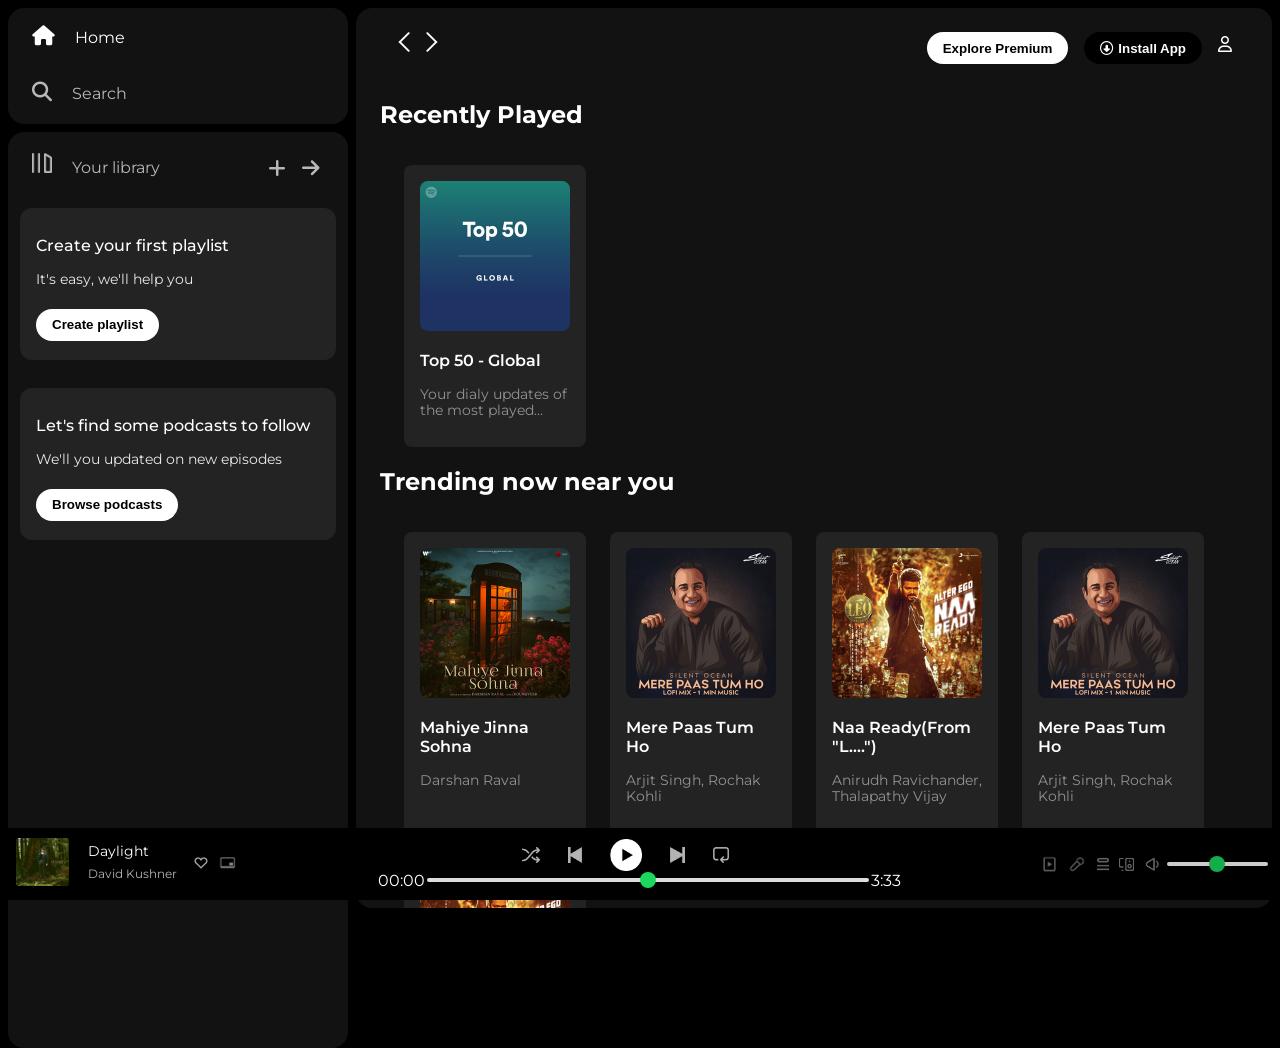
<file: index.html>
<!DOCTYPE html>
<html lang="en">
<head>
    <meta charset="UTF-8">
    <meta name="viewport" content="width=device-width, initial-scale=1.0">
    <link rel="stylesheet" href="https://cdnjs.cloudflare.com/ajax/libs/font-awesome/6.6.0/css/all.min.css" integrity="sha512-Kc323vGBEqzTmouAECnVceyQqyqdsSiqLQISBL29aUW4U/M7pSPA/gEUZQqv1cwx4OnYxTxve5UMg5GT6L4JJg==" crossorigin="anonymous" referrerpolicy="no-referrer" />
    <link rel="stylesheet" href="style.css">
    <link rel="icon" href="./assests/logo.png">
    <title>Spotify - Web Player : Music for everyone</title>
    <link rel="preconnect" href="https://fonts.googleapis.com">
    <link rel="preconnect" href="https://fonts.gstatic.com" crossorigin>
    <link href="https://fonts.googleapis.com/css2?family=Montserrat:ital,wght@0,300;1,300&display=swap" rel="stylesheet">
    <link rel="preconnect" href="https://fonts.googleapis.com">
    <link rel="preconnect" href="https://fonts.gstatic.com" crossorigin>
    <link href="https://fonts.googleapis.com/css2?family=Montserrat:ital@0;1&display=swap" rel="stylesheet">
    <link rel="preconnect" href="https://fonts.googleapis.com">
    <link rel="preconnect" href="https://fonts.gstatic.com" crossorigin>
    <link href="https://fonts.googleapis.com/css2?family=Montserrat:ital,wght@0,500;1,500&display=swap" rel="stylesheet">
    <link rel="preconnect" href="https://fonts.googleapis.com">
    <link rel="preconnect" href="https://fonts.gstatic.com" crossorigin>
    <link href="https://fonts.googleapis.com/css2?family=Montserrat:ital,wght@0,600;1,600&display=swap" rel="stylesheet">
</head>
<body>
    <div class="main">
        <div class="sidebar">
            <div class="nav">
                <div class="nav-option" style="opacity: 1;">
                    <i class="fa-solid fa-house"></i>
                    <a href="#">Home</a>
                </div>
                <div class="nav-option">
                    <i class="fa-solid fa-magnifying-glass"></i>
                    <a href="#">Search</a>
                </div>
            </div>
            <div class="library">
                <div class="options">
                    <div class="lib-option nav-option">
                        <img src="./assests/library_icon.png">
                        <a href="#">Your library</a>
                    </div>
                    <div class="icons">
                        <i class="fa-solid fa-plus"></i>
                        <i class="fa-solid fa-arrow-right"></i>
                    </div>
                </div>
                <div class="lib-box">
                    <div class="box">
                        <p class="box-p1">Create your first playlist</p>
                        <p class="box-p2">It's easy, we'll help you</p>
                        <button class="badge">Create playlist</button>
                    </div>
                    <div class="box">
                        <p class="box-p1">Let's find some podcasts to follow</p>
                        <p class="box-p2">We'll you updated on new episodes</p>
                        <button class="badge">Browse podcasts</button>
                    </div>  
                </div>
            </div>
        </div>
        <div class="main-content">
            <div class="sticky-nav">
                <div class="sticky-nav-icons">
                    <img src="./assests/backward_icon.png">
                    <img src="./assests/forward_icon.png" class="hide">
                </div>
                <div class="sticky-nav-options">
                    <button class="badge nav-item hide">Explore Premium</button>
                    <button class="badge nav-item dark-badge"><i class="fa-regular fa-circle-down" style="margin-right: 5px;"></i>Install App</button>
                    <i class="fa-regular fa-user nav-item"></i>
                </div>  
            </div>

            <h2>Recently Played</h2>
            <div class="cards-container">
                <div class="card">
                    <img src="./assests/card1img.jpeg" class="card-img">
                    <p class="card-title">Top 50 - Global</p>
                    <p class="card-info">Your dialy updates of the most played...</p>
                </div>
            </div>

            <h2>Trending now near you</h2>
            <div class="cards-container">
                <div class="card">
                    <img src="./assests/card2img.jpeg" class="card-img">
                    <p class="card-title">Mahiye Jinna Sohna</p>
                    <p class="card-info">Darshan Raval</p>
                </div>
                <div class="card">
                    <img src="./assests/card3img.jpeg" class="card-img">
                    <p class="card-title">Mere Paas Tum Ho</p>
                    <p class="card-info">Arjit Singh, Rochak Kohli</p>
                </div>
                <div class="card">
                    <img src="./assests/card4img.jpeg" class="card-img">
                    <p class="card-title">Naa Ready(From "L....")</p>
                    <p class="card-info">Anirudh Ravichander, Thalapathy Vijay</p>
                </div>
                <div class="card">
                    <img src="./assests/card3img.jpeg" class="card-img">
                    <p class="card-title">Mere Paas Tum Ho</p>
                    <p class="card-info">Arjit Singh, Rochak Kohli</p>
                </div>
                <div class="card">
                    <img src="./assests/card4img.jpeg" class="card-img">
                    <p class="card-title">Naa Ready(From "L....")</p>
                    <p class="card-info">Anirudh Ravichander, Thalapathy Vijay</p>
                </div>
                
            </div>

            <h2>Featured Charts</h2>
            <div class="cards-container">
                <div class="card">
                    <img src="./assests/card5img.jpeg" class="card-img">
                    <p class="card-title">Top Songs - Global</p>
                    <p class="card-info">Your weekly update of the most played...</p>
                </div>
                <div class="card">
                    <img src="./assests/card6img.jpeg" class="card-img">
                    <p class="card-title">Top Songs - India</p>
                    <p class="card-info">Your weekly update of the most played...</p>
                </div>
                <div class="card">
                    <img src="./assests/card1img.jpeg" class="card-img">
                    <p class="card-title">Top 50 - Global</p>
                    <p class="card-info">Your dialy updates of the most played...</p>
                </div>
            </div>
            <div class="footer">
                <div class="line"></div>
            </div>
        </div>
        <div class="music-player">
            <div class="album">
                <div class="album-picture">
                    <img src="./Homework Assests/album_picture.jpeg">
                </div>
                <div class="album-info">
                    <p class="p1">Daylight</p>
                    <p class="p2">David Kushner</p>
                </div>
                <div class="album-controls">
                    <img src="./Homework Assests/album_icon1.png" class="i1">
                    <img src="./Homework Assests/album_icon2.png" class="i2">
                </div>
            </div>
            <div class="player">
                <div class="player-controls">
                    <img src="./assests/player_icon1.png" class="player-control-icon">
                    <img src="./assests/player_icon2.png" class="player-control-icon">
                    <img src="./assests/player_icon3.png" class="player-control-icon" style="opacity: 1; height: 2rem;">
                    <img src="./assests/player_icon4.png" class="player-control-icon">
                    <img src="./assests/player_icon5.png" class="player-control-icon">
                </div>
                <div class="playback-bar">
                    <span class="curr-time">00:00</span>
                    <input type="range" min="0" max="100" class="progress-bar" step="1">
                    <span class="tot-time">3:33</span>

                </div>
            </div>
            <div class="controls">
                <img src="./Homework Assests/controls_icon1.png" class="control-icon x">
                <img src="./Homework Assests/controld_icon2.png" class="control-icon x">
                <img src="./Homework Assests/controls_icon3.png" class="control-icon3 x">
                <img src="./Homework Assests/controls_icon4.png" class="control-icon4 x">
                <img src="./Homework Assests/controls_icon5.png" class="control-icon x">
                <input type="range" class="control-bar">
            </div>
        </div>
    </div>
</body>
</html>
</file>
<file: style.css>
body {
    font-family: "Montserrat", sans-serif;
    margin: 0;
    background-color: black;
    color: #fff;
    overflow: hidden;
}

.main {
    display: flex;
    height: 100vh;
    padding: 0.5rem;
}

.sidebar {
    width: 340px;
    border-radius: 1rem;
    background-color: #000;
    margin-right: 0.5rem;
}

.main-content {
    background-color: #121212;
    flex: 1;
    border-radius: 1rem;
    overflow: auto;
    padding: 0 1.5rem 0 1.5rem;
}

.music-player {
    background-color: black ;
    bottom: 0;
    position: fixed;
    width: 100%;
    height: 72px;
}

a {
    text-decoration: none;
    color: #fff;
}

.nav {
    background-color: #121212;
    border-radius: 1rem;
    display: flex;
    flex-direction: column;
    justify-content: center;
    height: 100px;
    padding: 0.5rem 0.75rem;
}

.nav-option {
    line-height: 2.5rem;
    opacity: 0.7;
    padding: 0.5rem 0.75rem;
}

.nav-option:hover {
    opacity: 1;
}

.nav-option i {
    font-size: 1.25rem;
}

.nav-option a {
    font-size: 1rem;
    margin-left: 1rem;
}

.library {
    background-color: #121212;
    border-radius: 1rem;
    height: 100%;
    margin-top: 0.5rem;
    padding: 0.5rem 0.75rem;
}

 .options {
    display: flex;
    justify-content: space-between;
    align-items: center;
 }

 .lib-option img {
    height: 1.25rem;
    width: 1.25rem
 }
 .icons {
    font-size: 1.25rem;
    display:flex ;
 }

 .icons i {
    opacity: 0.7;
    margin-right: 1rem;
 }

 .icons i:hover {
    opacity: 1;
 }

.box {
    height:8rem;
    background-color: #232323;
    border-radius: 0.75rem;
    margin: 0.75rem 0 1.75rem 0;
    padding: 0.75rem 1rem;
}

.box-p1 {
    font-size: 1rem;
    font-weight: 500;
}

.box-p2 {
    font-size: 0.85rem;
    opacity: 0.9;
}

.badge {
    background-color: #fff;
    border: none;
    border-radius: 100px;
    padding: 0.25rem 1rem;
    font-weight: 700;
    margin-top: 0.5rem;
    height: 2rem;
    width: fit-content;
}

.dark-badge {
    background-color: #000;
    color: #fff;
}

.sticky-nav {
    position: sticky;
    top: 0;
    background-color: #121212;
    display: flex;
    justify-content: space-between;
    align-items: center;
    padding: 1rem 0 1rem 0;
    z-index: 10;
}
.sticky-nav-icons {
    margin-left: 0.75rem;
}

.sticky-nav-options {
    display: flex;
    justify-content: center;
    align-items: center;;
}

.nav-item {
    margin-right: 1rem;
}

@media (max-width: 1000px) {
    .hide {
        display: none;
    }
}

.card {
    background-color: #232323;
    width: 150px;
    border-radius: 0.5rem;
    padding: 1rem;
    margin-left: 1.5rem;
    margin-top: 1rem;
}

.cards-container {
    display: flex;
    flex-wrap: wrap;
}

.card-img {
    width: 100%;
    border-radius: 0.5rem;
}

.card-title {
    font-weight: 600;
}

.card-info {
    font-size: 0.85rem;
    opacity: 0.5;
}

.footer {
    height: 300px;
    display: flex;
    align-items: center;
    justify-content: center;
}

.line {
    width: 90%;
    height: 50%;
    border-top: 1px solid white;
    opacity: 0.4;
}

.music-player {
    display: flex;
    justify-content: space-between;
    align-items: center;
}

.album {
    width: 25%;
    display: flex;
    align-items: center;
}

.album-picture {
    margin-right: 1.5rem;
    margin-left: 0.5rem;
}

.album-picture img {
    height: 3rem;
    width: 110%;
    border-radius: 2.5px;
}

.album-info {
    cursor: pointer;
}

.p1{
    font-size: 0.85rem;
    margin-top: 2px;
}

.p2 {
    font-size: 0.75rem;
    line-height:2px;
    opacity: 0.7;
}

.p2:hover {
    opacity: 1;
}

.album-controls {
    display: flex;
    align-items: center;
    margin-left: 1rem;
}

.i1{
    height: 1rem;
    padding-right: 0.5rem;
    padding-bottom: 0.15rem;
    opacity: 0.7;
}

.i1:hover {
    opacity: 1;
}

.i2 {
    height: 1.65rem;
    opacity: 0.8;
}

.i2:hover {
    opacity: 1;
}

.player {
    width: 50%;
}

.player-controls {
    display: flex;
    justify-content: center;
    align-items: center;
}

.player-control-icon {
    height: 1rem;
    margin-right: 1.75rem;
    opacity: 0.7;
}

.player-control-icon:hover {
    opacity: 1;
}

.playback-bar {
    display: flex;
    justify-content: center;
    align-items: center;
}

.progress-bar {
    width: 70%;
    appearance: none;
    background-color: transparent;
    cursor: pointer;
}

.progress-bar::-webkit-slider-runnable-track {
    background-color: #ddd;
    border-radius: 100px;
    height: 0.25rem;
}

.progress-bar::-webkit-slider-thumb {
    appearance: none;
    height: 1rem;
    width: 1rem;
    background-color: #1bd760;
    border-radius: 50%;
    margin-top: -6px;
}

.controls {
    width: 20%;
    display: flex;
    align-items: center;
    margin-left: 5rem;
}

.x {
    height:2rem;
    padding: 0.20rem;
    opacity: 0.6;
}

.x:hover {
    opacity: 1;
}

.control-icon3 {
    height: 18px;
    opacity: 0.4;
}

.control-icon3:hover {
    opacity: 0.7;
}

.control-icon4 {
    height: 13px;
    opacity: 0.4;
}

.control-icon4:hover {
    opacity: 0.7;
}

.control-bar {
    width: 40%;
    appearance: none;
    background-color: transparent;
    cursor: pointer;
}

.control-bar::-webkit-slider-runnable-track {
    background-color: #fff;
    border-radius: 100px;
    height: 0.25rem;
    opacity: 0.8;
}

.control-bar::-webkit-slider-thumb {
    appearance: none;
    height: 1rem;
    width: 1rem;
    background-color: #1bd760;
    border-radius: 50%;
    margin-top: -6px;
}
</file>
